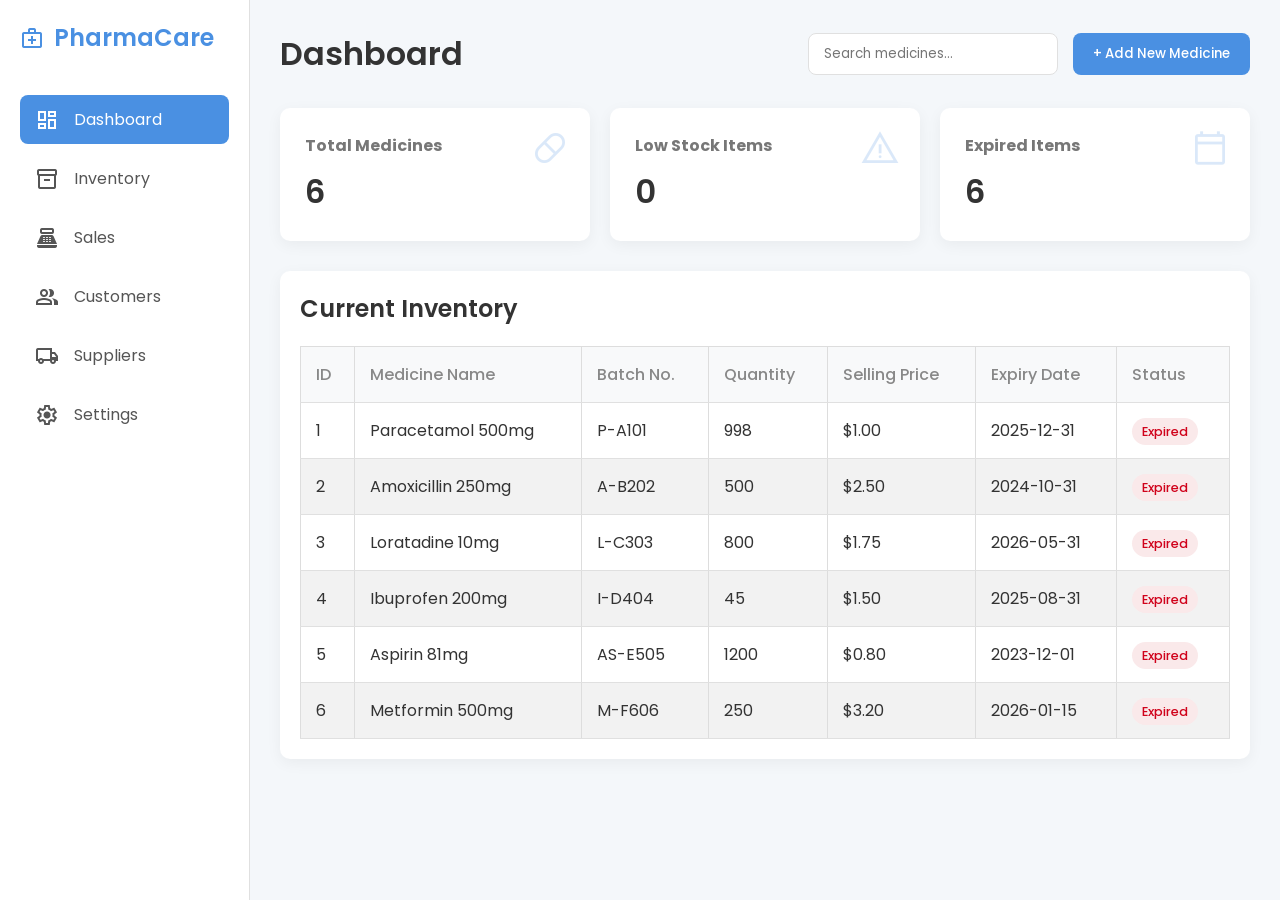
<file: index.html>
<!DOCTYPE html>
<html lang="en">
  <head>
    <meta charset="UTF-8" />
    <meta name="viewport" content="width=device-width, initial-scale=1.0" />
    <title>Medical Store Dashboard</title>
    <link rel="shortcut icon" type="image/x-icon" />
    <link rel="stylesheet" href="dashboard.css" />
    <link rel="stylesheet" href="sales.css" />
    <!-- Google Fonts for Icons -->
    <link
      rel="stylesheet"
      href="https://fonts.googleapis.com/css2?family=Material+Symbols+Outlined:opsz,wght,FILL,GRAD@20..48,100..700,0..1,-50..200"
    />
  </head>
  <body>
    <div class="container">
      <!-- Sidebar Navigation -->
      <aside class="sidebar">
        <div class="sidebar-header">
          <span class="material-symbols-outlined">medical_services</span>
          <h2>PharmaCare</h2>
        </div>
        <ul class="sidebar-menu">
          <li class="active">
            <a href="dashboard.html"
              ><span class="material-symbols-outlined">dashboard</span>
              Dashboard</a
            >
          </li>
          <li>
            <a href="inventory.html"
              ><span class="material-symbols-outlined">inventory_2</span>
              Inventory</a
            >
          </li>
          <li>
            <a href="sales.html"
              ><span class="material-symbols-outlined">point_of_sale</span>
              Sales</a
            >
          </li>
          <li>
            <a href="customers.html"
              ><span class="material-symbols-outlined">group</span> Customers</a
            >
          </li>
          <li>
            <a href="suppliers.html"
              ><span class="material-symbols-outlined">local_shipping</span>
              Suppliers</a
            >
          </li>
          <li>
            <a href="settings.html"
              ><span class="material-symbols-outlined">settings</span>
              Settings</a
            >
          </li>
        </ul>
      </aside>

      <!-- Main Content Area -->
      <main class="main-content">
        <!-- Page Header -->
        <header class="main-header">
          <h1>Dashboard</h1>
          <div class="header-actions">
            <input
              type="text"
              id="searchInput"
              placeholder="Search medicines..."
            />
            <button class="add-new-btn" id="add-medicine-btn">
              + Add New Medicine
            </button>
          </div>
        </header>

        <!-- Summary Cards Section -->
        <section class="summary-cards">
          <div class="card">
            <h3>Total Medicines</h3>
            <p id="total-medicines">--</p>
            <span class="material-symbols-outlined icon">pill</span>
          </div>
          <div class="card">
            <h3>Low Stock Items</h3>
            <p id="low-stock-items">--</p>
            <span class="material-symbols-outlined icon">warning</span>
          </div>
          <div class="card">
            <h3>Expired Items</h3>
            <p id="expired-items">--</p>
            <span class="material-symbols-outlined icon">calendar_today</span>
          </div>
        </section>

        <!-- Inventory Table Section -->
        <section class="inventory-table-section">
          <h2>Current Inventory</h2>
          <table id="inventory-table" class="data-table">
            <thead>
              <tr>
                <th>ID</th>
                <th>Medicine Name</th>
                <th>Batch No.</th>
                <th>Quantity</th>
                <th>Selling Price</th>
                <th>Expiry Date</th>
                <th>Status</th>
              </tr>
            </thead>
            <tbody id="inventory-table-body">
              <!-- Inventory rows are populated by dashboard.js -->
            </tbody>
          </table>
        </section>
      </main>
    </div>

    <!-- Modal for Adding Stock -->
    <div id="stock-modal" class="modal">
      <div class="modal-content">
        <header class="modal-header">
          <h2 id="modal-title">Add New Stock</h2>
          <span class="close-button">&times;</span>
        </header>
        <form id="stock-form">
          <input type="hidden" id="stockId" />

          <div class="form-group">
            <label for="medicineName">Medicine Name</label>
            <input type="text" id="medicineName" required />
          </div>

          <div class="form-group">
            <label for="batchNumber">Batch No.</label>
            <input type="text" id="batchNumber" required />
          </div>

          <div class="form-group">
            <label for="quantity">Quantity</label>
            <input type="number" id="quantity" required />
          </div>

          <div class="form-group">
            <label for="sellingPrice">Selling Price</label>
            <input type="number" id="sellingPrice" step="0.01" required />
          </div>

          <div class="form-group">
            <label for="expiryDate">Expiry Date</label>
            <input type="date" id="expiryDate" required />
          </div>

          <!-- Status group is hidden on the dashboard 'add' form -->
          <div class="form-group" id="status-group" style="display: none">
            <label for="status">Status</label>
            <select id="status-select">
              <option value="in-stock">In Stock</option>
              <option value="low-stock">Low Stock</option>
            </select>
          </div>

          <button type="submit" class="submit-btn">Save Stock</button>
        </form>
      </div>
    </div>

    <!-- Link to the JavaScript file that powers this page -->
    <script src="dashboard.js"></script>
  </body>
</html>
</file>
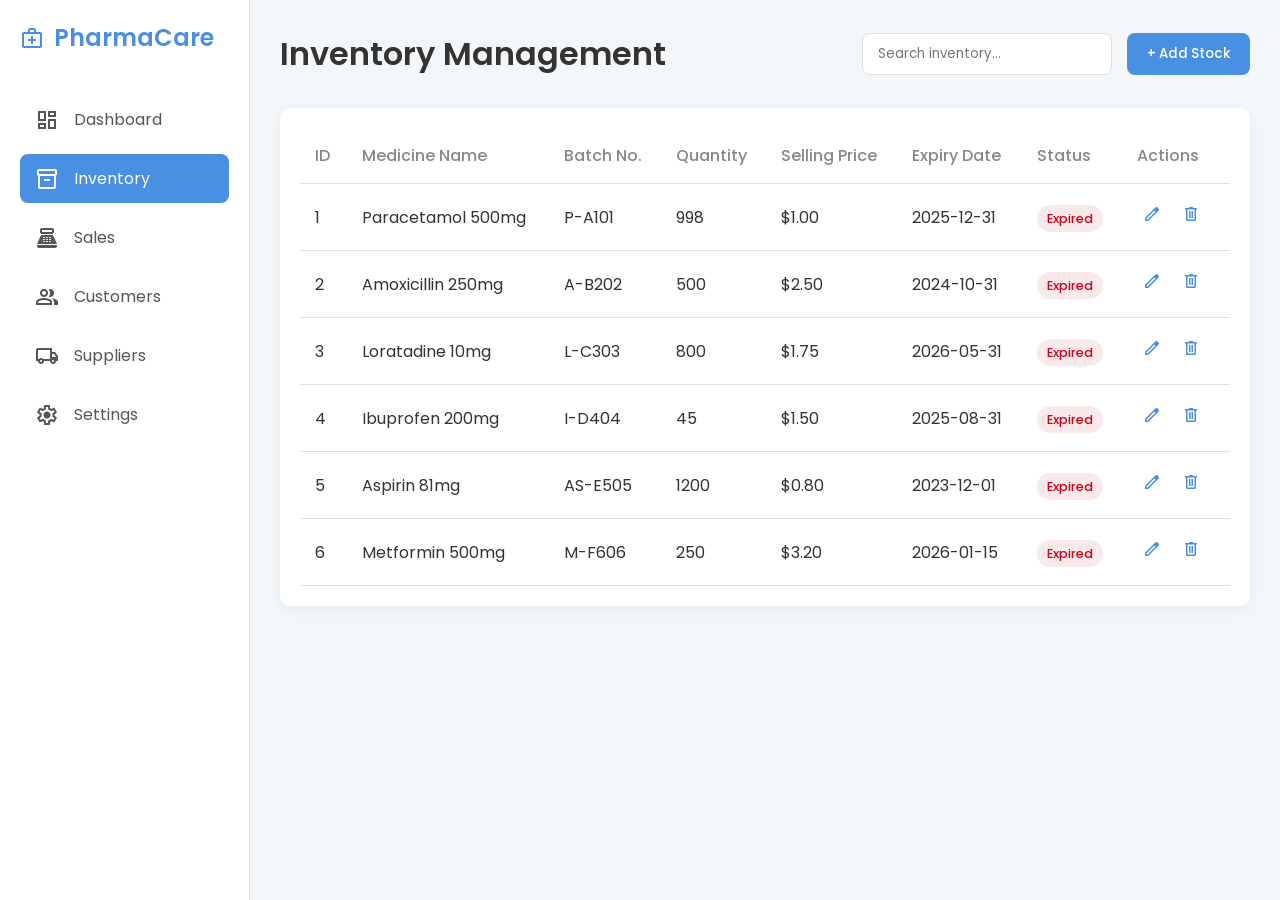
<file: inventory.html>
<!DOCTYPE html>
<html lang="en">
  <head>
    <meta charset="UTF-8" />
    <meta name="viewport" content="width=device-width, initial-scale=1.0" />
    <title>Inventory Management - PharmaCare</title>
    <!-- Main stylesheet for layout and theme -->
    <link rel="stylesheet" href="dashboard.css" />
    <!-- Styles specific to the inventory page (e.g., action buttons) -->
    <link rel="stylesheet" href="inventory.css" />
    <!-- Styles for the modal and form elements, shared with sales page -->
    <link rel="stylesheet" href="sales.css" />
    <!-- Google Fonts for Icons -->
    <link
      rel="stylesheet"
      href="https://fonts.googleapis.com/css2?family=Material+Symbols+Outlined:opsz,wght,FILL,GRAD@20..48,100..700,0..1,-50..200"
    />
  </head>
  <body>
    <div class="container">
      <!-- Sidebar Navigation -->
      <aside class="sidebar">
        <div class="sidebar-header">
          <span class="material-symbols-outlined">medical_services</span>
          <h2>PharmaCare</h2>
        </div>
        <ul class="sidebar-menu">
          <li>
            <a href="dashboard.html"
              ><span class="material-symbols-outlined">dashboard</span>
              Dashboard</a
            >
          </li>
          <li class="active">
            <a href="inventory.html"
              ><span class="material-symbols-outlined">inventory_2</span>
              Inventory</a
            >
          </li>
          <li>
            <a href="sales.html"
              ><span class="material-symbols-outlined">point_of_sale</span>
              Sales</a
            >
          </li>
          <li>
            <a href="customers.html"
              ><span class="material-symbols-outlined">group</span> Customers</a
            >
          </li>
          <li>
            <a href="suppliers.html"
              ><span class="material-symbols-outlined">local_shipping</span>
              Suppliers</a
            >
          </li>
          <li>
            <a href="settings.html"
              ><span class="material-symbols-outlined">settings</span>
              Settings</a
            >
          </li>
        </ul>
      </aside>

      <!-- Main Content Area -->
      <main class="main-content">
        <!-- Page Header -->
        <header class="main-header">
          <h1>Inventory Management</h1>
          <div class="header-actions">
            <input
              type="text"
              id="searchInput"
              placeholder="Search inventory..."
            />
            <button class="add-new-btn" id="add-stock-btn">+ Add Stock</button>
          </div>
        </header>

        <!-- Inventory Table Section -->
        <section class="inventory-table-section">
          <table id="inventory-table">
            <thead>
              <tr>
                <th>ID</th>
                <th>Medicine Name</th>
                <th>Batch No.</th>
                <th>Quantity</th>
                <th>Selling Price</th>
                <th>Expiry Date</th>
                <th>Status</th>
                <th>Actions</th>
              </tr>
            </thead>
            <tbody id="inventory-table-body">
              <!-- Inventory rows will be dynamically inserted here by inventory.js -->
            </tbody>
          </table>
        </section>
      </main>
    </div>

    <!-- Modal for Adding and Editing Stock -->
    <div id="stock-modal" class="modal">
      <div class="modal-content">
        <header class="modal-header">
          <h2 id="modal-title">Add New Stock</h2>
          <span class="close-button">&times;</span>
        </header>
        <form id="stock-form">
          <!-- Hidden input to store the stockId when in 'edit' mode -->
          <input type="hidden" id="stockId" />

          <div class="form-group">
            <label for="medicineName">Medicine Name</label>
            <input type="text" id="medicineName" required />
          </div>

          <div class="form-group">
            <label for="batchNumber">Batch No.</label>
            <input type="text" id="batchNumber" required />
          </div>

          <div class="form-group">
            <label for="quantity">Quantity</label>
            <input type="number" id="quantity" required />
          </div>

          <div class="form-group">
            <label for="sellingPrice">Selling Price</label>
            <input type="number" id="sellingPrice" step="0.01" required />
          </div>

          <div class="form-group">
            <label for="expiryDate">Expiry Date</label>
            <input type="date" id="expiryDate" required />
          </div>

          <!-- This status dropdown is shown only when editing an existing item -->
          <div class="form-group" id="status-group" style="display: none">
            <label for="status">Status</label>
            <select id="status-select">
              <option value="in-stock">In Stock</option>
              <option value="low-stock">Low Stock</option>
            </select>
          </div>

          <button type="submit" class="submit-btn" id="save-stock-btn">
            Save Stock
          </button>
        </form>
      </div>
    </div>

    <!-- Link to the JavaScript file that powers this page's interactivity -->
    <script src="inventory.js"></script>
  </body>
</html>
</file>
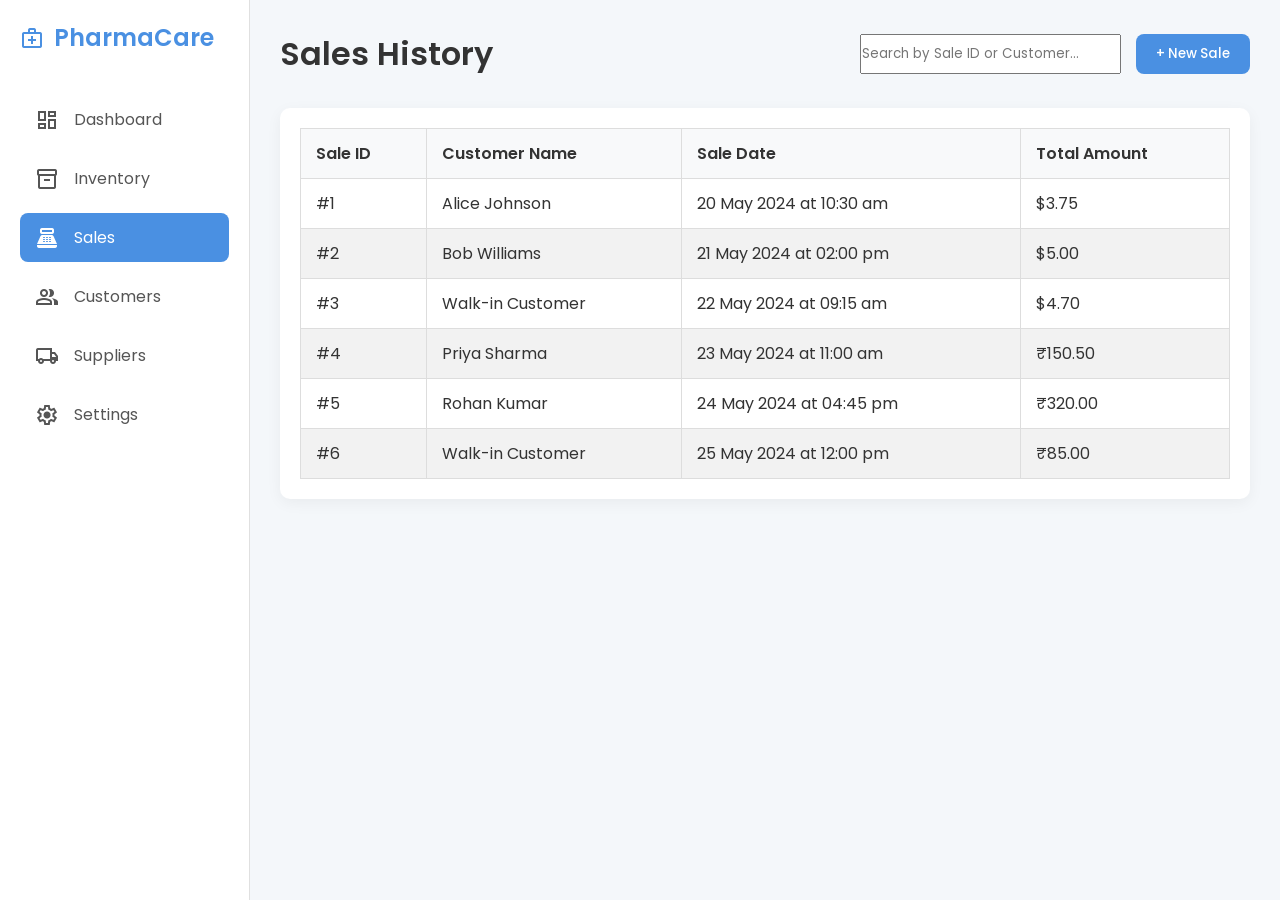
<file: sales.html>
<!DOCTYPE html>
<html lang="en">
  <head>
    <meta charset="UTF-8" />
    <meta name="viewport" content="width=device-width, initial-scale=1.0" />
    <title>Sales History - PharmaCare</title>
    <link rel="stylesheet" href="dashboard.css" />
    <link rel="stylesheet" href="sales.css" />
    <!-- Google Fonts for Icons -->
    <link
      rel="stylesheet"
      href="https://fonts.googleapis.com/css2?family=Material+Symbols+Outlined:opsz,wght,FILL,GRAD@20..48,100..700,0..1,-50..200"
    />
  </head>
  <body>
    <div class="container">
      <aside class="sidebar">
        <div class="sidebar-header">
          <span class="material-symbols-outlined">medical_services</span>
          <h2>PharmaCare</h2>
        </div>
        <ul class="sidebar-menu">
          <li>
            <a href="dashboard.html"
              ><span class="material-symbols-outlined">dashboard</span>
              Dashboard</a
            >
          </li>
          <li>
            <a href="inventory.html"
              ><span class="material-symbols-outlined">inventory_2</span>
              Inventory</a
            >
          </li>
          <li class="active">
            <a href="sales.html"
              ><span class="material-symbols-outlined">point_of_sale</span>
              Sales</a
            >
          </li>
          <li>
            <a href="customers.html"
              ><span class="material-symbols-outlined">group</span> Customers</a
            >
          </li>
          <li>
            <a href="suppliers.html"
              ><span class="material-symbols-outlined">local_shipping</span>
              Suppliers</a
            >
          </li>
          <li>
            <a href="settings.html"
              ><span class="material-symbols-outlined">settings</span>
              Settings</a
            >
          </li>
        </ul>
      </aside>

      <main class="main-content">
        <header class="main-header">
          <h1>Sales History</h1>
          <div class="header-actions">
            <input
              type="text"
              id="searchSalesInput"
              placeholder="Search by Sale ID or Customer..."
            />
            <button class="add-new-btn" id="new-sale-btn">+ New Sale</button>
          </div>
        </header>

        <div class="table-container">
          <section class="sales-table-section">
            <table id="sales-table" class="data-table">
              <thead>
                <tr>
                  <th>Sale ID</th>
                  <th>Customer Name</th>
                  <th>Sale Date</th>
                  <th>Total Amount</th>
                </tr>
              </thead>
              <tbody id="sales-table-body">
                <!-- JS will populate this -->
              </tbody>
            </table>
          </section>
        </div>
      </main>
    </div>

    <!-- New Sale Modal -->
    <div id="new-sale-modal" class="modal">
      <div class="modal-content">
        <header class="modal-header">
          <h2>Add New Sale</h2>
          <span class="close-button">&times;</span>
        </header>
        <form id="new-sale-form">
          <div class="form-group">
            <label for="customerName">Customer Name</label>
            <input
              type="text"
              id="customerName"
              placeholder="Enter customer name or leave blank for Walk-in"
            />
          </div>
          <div class="form-group">
            <label for="totalAmount">Total Amount (₹)</label>
            <input type="number" id="totalAmount" step="0.01" required />
          </div>
          <button type="submit" class="submit-btn">Create Sale</button>
        </form>
      </div>
    </div>

    <script src="sales.js"></script>
  </body>
</html>
</file>
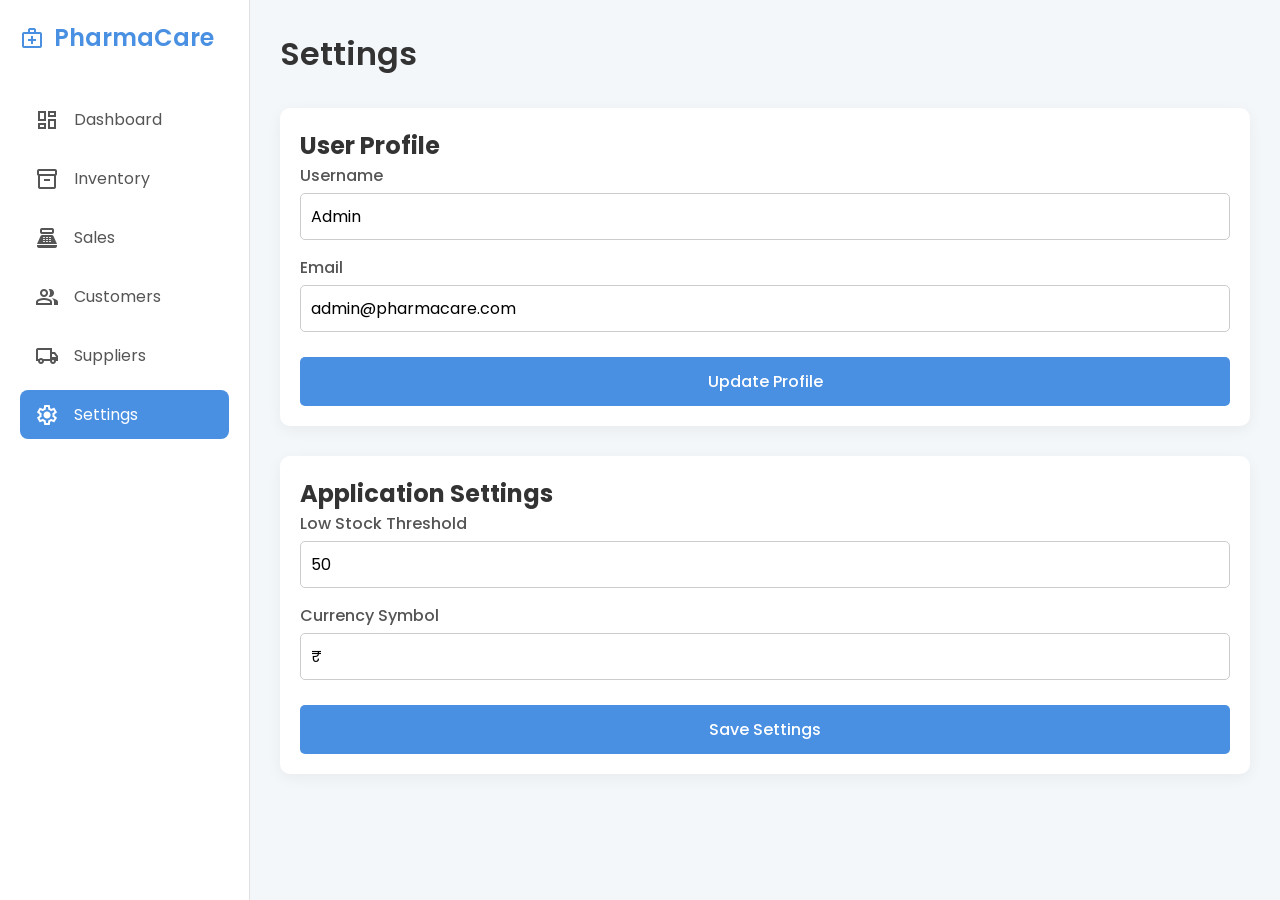
<file: settings.html>
<!DOCTYPE html>
<html lang="en">
  <head>
    <meta charset="UTF-8" />
    <meta name="viewport" content="width=device-width, initial-scale=1.0" />
    <title>Settings - PharmaCare</title>
    <link rel="stylesheet" href="dashboard.css" />
    <link rel="stylesheet" href="sales.css" />
    <!-- Google Fonts for Icons -->
    <link
      rel="stylesheet"
      href="https://fonts.googleapis.com/css2?family=Material+Symbols+Outlined:opsz,wght,FILL,GRAD@20..48,100..700,0..1,-50..200"
    />
  </head>
  <body>
    <div class="container">
      <!-- Sidebar Navigation -->
      <aside class="sidebar">
        <div class="sidebar-header">
          <span class="material-symbols-outlined">medical_services</span>
          <h2>PharmaCare</h2>
        </div>
        <ul class="sidebar-menu">
          <li>
            <a href="dashboard.html"
              ><span class="material-symbols-outlined">dashboard</span>
              Dashboard</a
            >
          </li>
          <li>
            <a href="inventory.html"
              ><span class="material-symbols-outlined">inventory_2</span>
              Inventory</a
            >
          </li>
          <li>
            <a href="sales.html"
              ><span class="material-symbols-outlined">point_of_sale</span>
              Sales</a
            >
          </li>
          <li>
            <a href="customers.html"
              ><span class="material-symbols-outlined">group</span> Customers</a
            >
          </li>
          <li>
            <a href="suppliers.html"
              ><span class="material-symbols-outlined">local_shipping</span>
              Suppliers</a
            >
          </li>
          <li class="active">
            <a href="settings.html"
              ><span class="material-symbols-outlined">settings</span>
              Settings</a
            >
          </li>
        </ul>
      </aside>

      <!-- Main Content Area -->
      <main class="main-content">
        <header class="main-header">
          <h1>Settings</h1>
        </header>

        <div class="table-container">
          <h2>User Profile</h2>
          <form id="profile-form">
            <div class="form-group">
              <label for="username">Username</label>
              <input type="text" id="username" value="Admin" />
            </div>
            <div class="form-group">
              <label for="email">Email</label>
              <input type="email" id="email" value="admin@pharmacare.com" />
            </div>
            <button type="submit" class="submit-btn">Update Profile</button>
          </form>
        </div>

        <div class="table-container" style="margin-top: 30px">
          <h2>Application Settings</h2>
          <form id="app-settings-form">
            <div class="form-group">
              <label for="low-stock-threshold">Low Stock Threshold</label>
              <input type="number" id="low-stock-threshold" value="50" />
            </div>
            <div class="form-group">
              <label for="currency-symbol">Currency Symbol</label>
              <input type="text" id="currency-symbol" value="₹" />
            </div>
            <button type="submit" class="submit-btn">Save Settings</button>
          </form>
        </div>
      </main>
    </div>

    <script src="settings.js"></script>
  </body>
</html>
</file>
<file: dashboard.css>
@import url("https://fonts.googleapis.com/css2?family=Poppins:wght@300;400;500;600;700&display=swap");

:root {
  --primary-color: #4a90e2;
  --secondary-color: #f4f7fa;
  --text-color: #333;
  --sidebar-bg: #ffffff;
  --border-color: #e0e0e0;
  --shadow-color: rgba(0, 0, 0, 0.05);
  --success-color: #50c878;
  --warning-color: #f5a623;
  --danger-color: #d0021b;
}

* {
  margin: 0;
  padding: 0;
  box-sizing: border-box;
  font-family: "Poppins", sans-serif;
}

body {
  background-color: var(--secondary-color);
  color: var(--text-color);
}

.container {
  display: flex;
}

.sidebar {
  width: 250px;
  background-color: var(--sidebar-bg);
  height: 100vh;
  padding: 20px;
  border-right: 1px solid var(--border-color);
  position: fixed;
  z-index: 100; /* Ensure sidebar is on top */
}

.sidebar-header {
  display: flex;
  align-items: center;
  gap: 10px;
  margin-bottom: 40px;
  color: var(--primary-color);
}

.sidebar-header h2 {
  font-weight: 600;
}

.sidebar-menu li {
  list-style: none;
  margin-bottom: 10px;
}

.sidebar-menu li a {
  display: flex;
  align-items: center;
  gap: 15px;
  text-decoration: none;
  color: #555;
  padding: 12px 15px;
  border-radius: 8px;
  transition: all 0.3s ease;
}

.sidebar-menu li a:hover,
.sidebar-menu li.active a {
  background-color: var(--primary-color);
  color: white;
}

.main-content {
  margin-left: 250px;
  padding: 30px;
  width: calc(100% - 250px);
  position: relative; /* Create a stacking context */
}

.main-header {
  display: flex;
  justify-content: space-between;
  align-items: center;
  margin-bottom: 30px;
}

.main-header h1 {
  font-weight: 600;
}

.header-actions {
  display: flex;
  gap: 15px;
}

#searchInput {
  padding: 10px 15px;
  border-radius: 8px;
  border: 1px solid var(--border-color);
  width: 250px;
}

.add-new-btn {
  padding: 10px 20px;
  background-color: var(--primary-color);
  color: white;
  border: none;
  border-radius: 8px;
  cursor: pointer;
  font-weight: 500;
}

.summary-cards {
  display: grid;
  grid-template-columns: repeat(auto-fit, minmax(220px, 1fr));
  gap: 20px;
  margin-bottom: 30px;
}

.card {
  background-color: white;
  padding: 25px;
  border-radius: 10px;
  box-shadow: 0 4px 15px var(--shadow-color);
  position: relative;
}

.card h3 {
  font-size: 1rem;
  color: #777;
  margin-bottom: 10px;
}

.card p {
  font-size: 2rem;
  font-weight: 600;
}

.card .icon {
  position: absolute;
  top: 20px;
  right: 20px;
  font-size: 2.5rem;
  color: var(--primary-color);
  opacity: 0.2;
}

.table-container {
  background-color: white;
  padding: 20px;
  border-radius: 10px;
  box-shadow: 0 4px 15px var(--shadow-color);
  position: relative;
}

.inventory-table-section {
  background-color: white;
  padding: 20px;
  border-radius: 10px;
  box-shadow: 0 4px 15px var(--shadow-color);
  position: relative; /* Ensure it's part of the main content flow */
}

.inventory-table-section h2 {
  margin-bottom: 20px;
  font-weight: 600;
}

#inventory-table {
  width: 100%;
  border-collapse: collapse;
}

#inventory-table th,
#inventory-table td {
  padding: 15px;
  text-align: left;
  border-bottom: 1px solid var(--border-color);
}

#inventory-table th {
  font-weight: 500;
  color: #888;
}

.status {
  padding: 5px 10px;
  border-radius: 15px;
  font-size: 0.8rem;
  font-weight: 500;
}

.status.in-stock {
  background-color: #eaf7f0;
  color: var(--success-color);
}
.status.low-stock {
  background-color: #fef6e9;
  color: var(--warning-color);
}
.status.expired {
  background-color: #fae9ea;
  color: var(--danger-color);
}
</file>
<file: sales.css>
/* Styles for the sales page table */

/* Table Styling */
.data-table {
  width: 100%;
  border-collapse: collapse; /* Removes space between borders */
}

.data-table th,
.data-table td {
  border: 1px solid #ddd; /* Light grey border */
  padding: 12px 15px;
  text-align: left;
}

.data-table th {
  background-color: #f8f9fa; /* Light background for header */
  font-weight: 600;
}

.data-table tbody tr:nth-child(even) {
  background-color: #f2f2f2; /* Zebra-striping for rows */
}

.data-table tbody tr:hover {
  background-color: #e9ecef; /* Highlight on hover */
}

/* Modal Styling */
.modal {
  display: none; /* Hidden by default */
  position: fixed;
  z-index: 1001; /* Must be higher than the sidebar's z-index */
  left: 0;
  top: 0;
  width: 100%;
  height: 100%;
  overflow: auto;
  background-color: rgba(0, 0, 0, 0.5); /* Black with opacity */
  justify-content: center;
  align-items: center;
}

.modal-content {
  background-color: #fff;
  margin: auto;
  padding: 20px;
  border-radius: 8px;
  box-shadow: 0 5px 15px rgba(0, 0, 0, 0.3);
  width: 90%;
  max-width: 500px;
}

.modal-header {
  display: flex;
  justify-content: space-between;
  align-items: center;
  border-bottom: 1px solid #eee;
  padding-bottom: 10px;
  margin-bottom: 20px;
}

.modal-header h2 {
  margin: 0;
}

.close-button {
  color: #aaa;
  float: right;
  font-size: 28px;
  font-weight: bold;
}

.close-button:hover,
.close-button:focus {
  color: #000;
  text-decoration: none;
  cursor: pointer;
}

/* Form Group Styling (for modals) */
.form-group {
  margin-bottom: 15px;
}

.form-group label {
  display: block;
  margin-bottom: 5px;
  font-weight: 500;
  color: #555;
}

.form-group input,
.form-group select {
  width: 100%;
  padding: 10px;
  border: 1px solid #ccc;
  border-radius: 5px;
  font-size: 1rem;
}

.submit-btn {
  width: 100%;
  padding: 12px;
  background-color: var(--primary-color);
  color: white;
  border: none;
  border-radius: 5px;
  cursor: pointer;
  font-size: 1rem;
  font-weight: 500;
  margin-top: 10px;
}
</file>
<file: inventory.css>
/* 
  Specific styles for the inventory.html page.
*/

/* Action Buttons Styling */
.action-btn {
  background: none;
  border: none;
  cursor: pointer;
  padding: 5px;
  margin-right: 5px;
  color: var(--primary-color);
}

.action-btn:hover {
  color: var(--primary-dark);
}
.action-btn .material-symbols-outlined {
  font-size: 20px; /* Adjust icon size */
}
</file>
